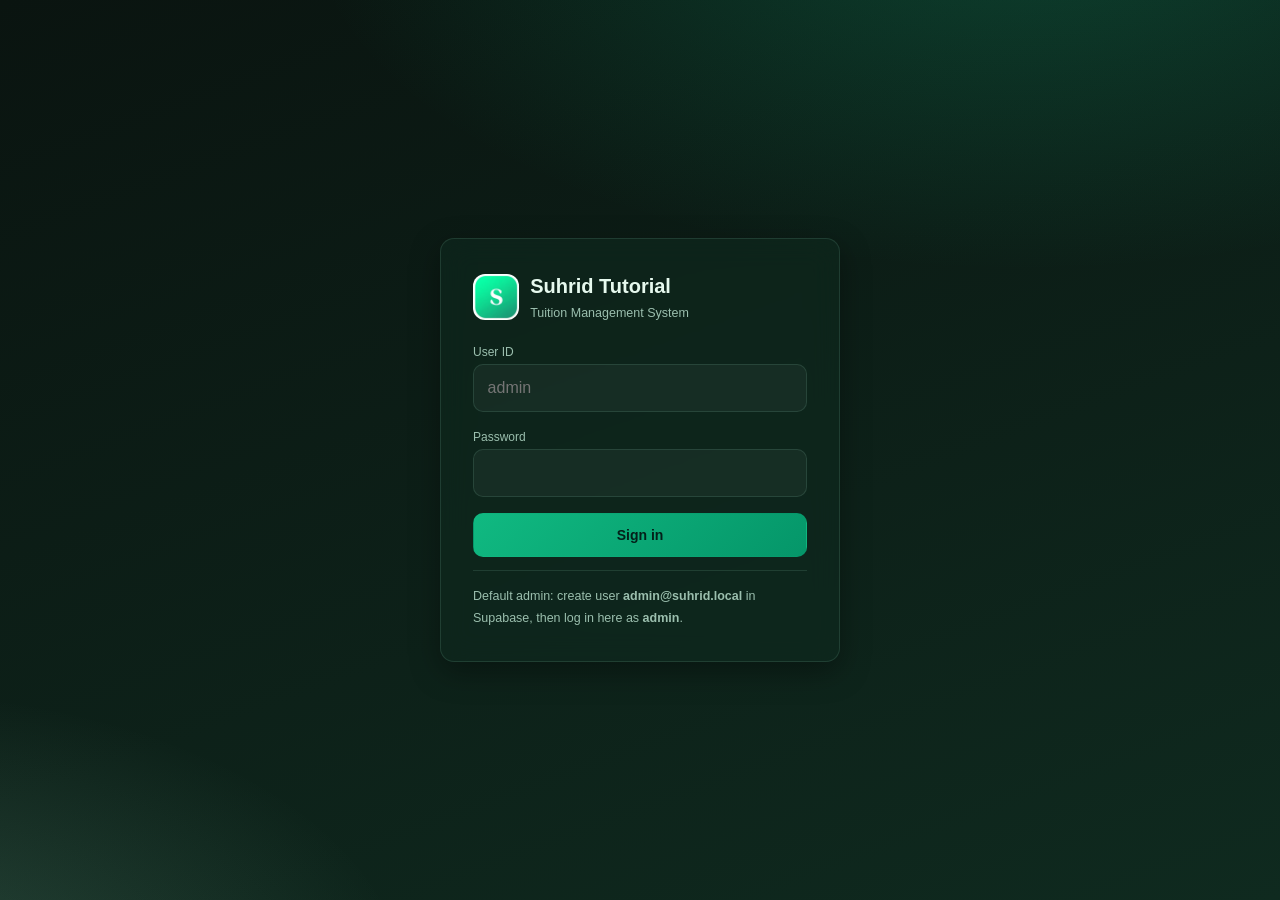
<file: index.html>
<!doctype html><html lang="en"><head>
<meta charset="utf-8"><meta name="viewport" content="width=device-width,initial-scale=1">
<title>Login · Suhrid Tutorial</title>
<link rel="icon" href="icons/favicon.png">
<link rel="manifest" href="manifest.json">
<meta name="theme-color" content="#10b981">
<link rel="stylesheet" href="css/styles.css">
<script src="js/config.js"></script>
<script src="js/common.js"></script>
</head><body>
<div class="login-wrap">
  <form id="loginForm" class="card login-card">
    <div class="logo">
      <img src="icons/icon-192.png" alt="">
      <div><h1>Suhrid Tutorial</h1><small>Tuition Management System</small></div>
    </div>
    <label>User ID</label>
    <input id="uid" class="input" required autocomplete="username" placeholder="admin">
    <div style="height:.6rem"></div>
    <label>Password</label>
    <input id="pwd" class="input" type="password" required autocomplete="current-password">
    <div style="height:1rem"></div>
    <button class="btn primary" style="width:100%;justify-content:center">Sign in</button>
    <hr class="hr">
    <small class="muted">Default admin: create user <b>admin@suhrid.local</b> in Supabase, then log in here as <b>admin</b>.</small>
  </form>
</div>
<script type="module">
import { sb } from "./js/supabase.js";
const f = document.getElementById("loginForm");
const { data:{ session } } = await sb.auth.getSession();
if (session) location.replace("app.html");
f.addEventListener("submit", async e=>{
  e.preventDefault();
  const uid = document.getElementById("uid").value.trim();
  const pwd = document.getElementById("pwd").value;
  const email = uid.includes("@") ? uid : `${uid}@${window.AUTH_DOMAIN}`;
  const { error } = await sb.auth.signInWithPassword({ email, password: pwd });
  if (error){ toast(error.message, "err"); return; }
  location.replace("app.html");
});
</script>
</body></html>
</file>
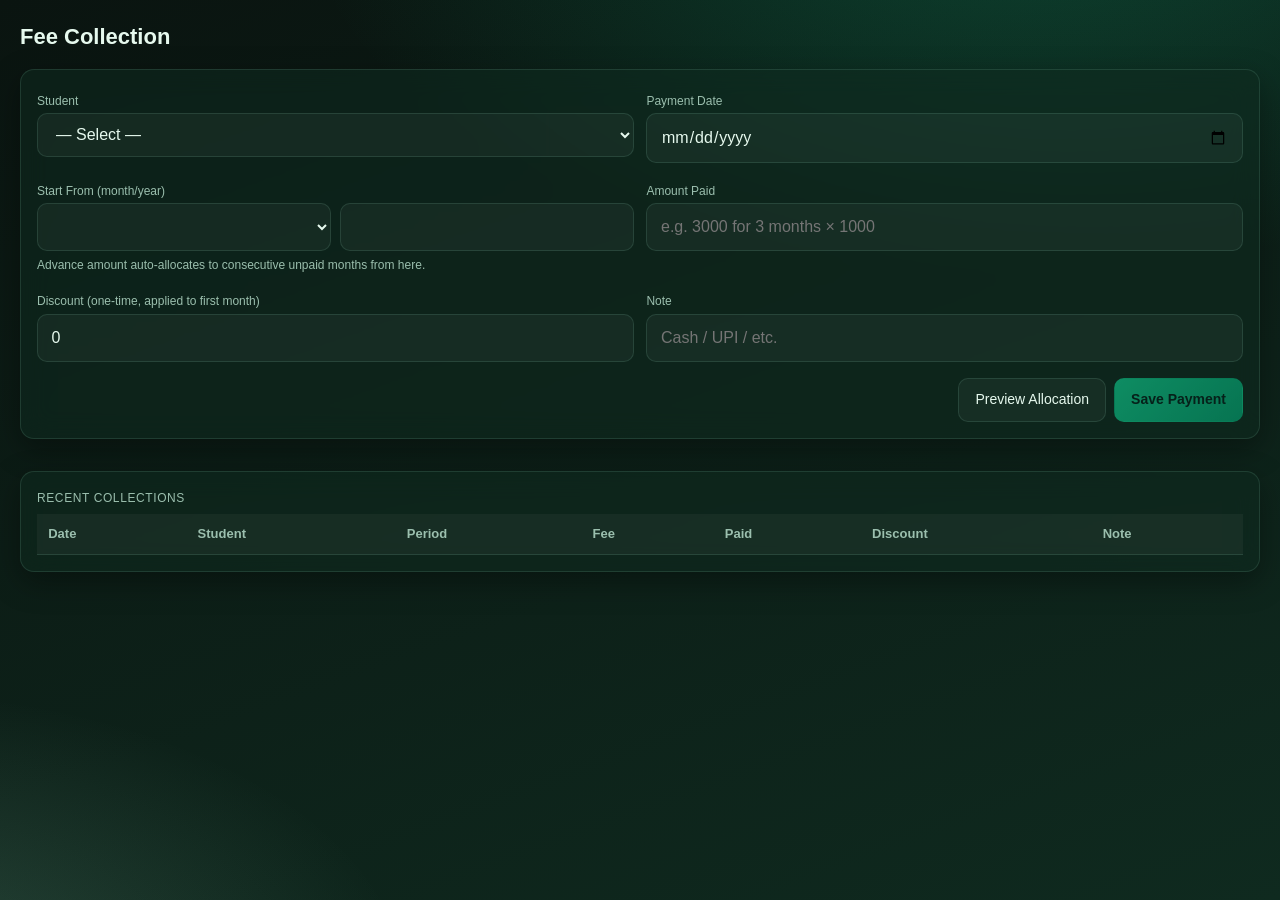
<file: pages/fee_collection.html>
<!doctype html><html lang="en"><head><meta charset="utf-8"><meta name="viewport" content="width=device-width,initial-scale=1"><link rel="stylesheet" href="../css/styles.css"><script src="../js/config.js"></script><script src="../js/common.js"></script></head><body>
<div class="page">
  <h1 class="h1">Fee Collection</h1>
  <div class="card">
    <div class="grid cols-2">
      <div>
        <label>Student</label>
        <select id="stu" class="input"><option value="">— Select —</option></select>
        <div class="muted" id="stuInfo" style="margin-top:.4rem;font-size:12px"></div>
      </div>
      <div>
        <label>Payment Date</label>
        <input id="payDate" class="input" type="date">
      </div>
      <div>
        <label>Start From (month/year)</label>
        <div class="row">
          <select id="m" class="input"></select>
          <input id="y" class="input" type="number" min="2000" max="2100">
        </div>
        <div class="muted" style="font-size:12px;margin-top:.3rem">Advance amount auto-allocates to consecutive unpaid months from here.</div>
      </div>
      <div>
        <label>Amount Paid</label>
        <input id="amt" class="input" type="number" min="0" step="0.01" placeholder="e.g. 3000 for 3 months × 1000">
      </div>
      <div>
        <label>Discount (one-time, applied to first month)</label>
        <input id="disc" class="input" type="number" min="0" step="0.01" value="0">
      </div>
      <div>
        <label>Note</label>
        <input id="note" class="input" placeholder="Cash / UPI / etc.">
      </div>
    </div>
    <div class="right" style="margin-top:1rem">
      <button class="btn" id="preview">Preview Allocation</button>
      <button class="btn primary" id="save" disabled>Save Payment</button>
    </div>
  </div>

  <div style="height:1rem"></div>
  <div class="card" id="allocCard" style="display:none">
    <h3>Allocation Preview</h3>
    <table class="table" id="allocTbl">
      <thead><tr><th>Period</th><th>Monthly Fee</th><th>Allocated</th></tr></thead>
      <tbody></tbody>
    </table>
    <div class="muted" id="leftover" style="margin-top:.6rem"></div>
  </div>

  <div style="height:1rem"></div>
  <div class="card">
    <h3>Recent Collections</h3>
    <div style="overflow:auto"><table class="table" id="recent">
      <thead><tr><th>Date</th><th>Student</th><th>Period</th><th>Fee</th><th>Paid</th><th>Discount</th><th>Note</th></tr></thead>
      <tbody></tbody>
    </table></div>
  </div>
</div>

<script type="module">
import { sb } from "../js/supabase.js";
import { allocateAdvance } from "../js/fees-lib.js";

document.getElementById("m").innerHTML = Array.from({length:12},(_,i)=>`<option value="${i+1}">${monthName(i+1)}</option>`).join("");
const ymNow = thisYM();
document.getElementById("m").value = ymNow.m;
document.getElementById("y").value = ymNow.y;
document.getElementById("payDate").value = todayISO();

const { data: students } = await sb.from("students").select("*").order("name");
document.getElementById("stu").innerHTML += students.map(s=>`<option value="${s.student_id}">${s.student_code} — ${s.name} (${s.class})</option>`).join("");

let plan = null, currentStudent = null;

document.getElementById("stu").onchange = e=>{
  currentStudent = students.find(s=>s.student_id===e.target.value) || null;
  document.getElementById("stuInfo").textContent = currentStudent ? `Current monthly fee: ${fmtINR(currentStudent.monthly_fee)} · Admitted: ${currentStudent.admission_date} · Status: ${currentStudent.status}` : "";
  plan = null; document.getElementById("allocCard").style.display="none"; document.getElementById("save").disabled = true;
};

document.getElementById("preview").onclick = async ()=>{
  if(!currentStudent) return toast("Pick a student","err");
  const amt = Number(document.getElementById("amt").value||0);
  if(amt<=0) return toast("Enter amount","err");
  const startY = parseInt(document.getElementById("y").value);
  const startM = parseInt(document.getElementById("m").value);
  const disc = Number(document.getElementById("disc").value||0);
  // Reduce required for first month by discount
  const { allocations, leftover } = await allocateAdvance(currentStudent, amt + disc, startY, startM);
  if (allocations.length && disc>0){
    // mark discount on first allocated month
    allocations[0].discount = Math.min(disc, allocations[0].fee);
    allocations[0].amount = Math.max(allocations[0].amount - allocations[0].discount, 0);
  }
  plan = allocations;
  const tb = document.querySelector("#allocTbl tbody");
  tb.innerHTML = allocations.map(a=>`<tr><td>${monthName(a.month)} ${a.year}</td><td>${fmtINR(a.fee)}</td><td>${fmtINR(a.amount)}${a.discount?` <span class="badge warn">−${fmtINR(a.discount)} disc</span>`:""}</td></tr>`).join("");
  document.getElementById("leftover").textContent = leftover>0 ? `Unallocated remainder: ${fmtINR(leftover)} (not saved — increase periods or reduce amount)` : "All allocated.";
  document.getElementById("allocCard").style.display="block";
  document.getElementById("save").disabled = allocations.length===0;
};

document.getElementById("save").onclick = async ()=>{
  if(!plan || !plan.length) return;
  const note = document.getElementById("note").value;
  const date = document.getElementById("payDate").value || todayISO();
  const rows = plan.map(a=>({
    student_id: currentStudent.student_id,
    fee_month: a.month, fee_year: a.year,
    monthly_fee_snapshot: a.fee,
    amount_paid: a.amount,
    discount: a.discount || 0,
    collection_date: date,
    payment_note: note
  }));
  const { error } = await sb.from("fee_collections").insert(rows);
  if(error) return toast(error.message,"err");
  toast(`Saved ${rows.length} month(s)`,"ok");
  document.getElementById("amt").value=""; document.getElementById("disc").value="0";
  document.getElementById("note").value=""; document.getElementById("allocCard").style.display="none";
  document.getElementById("save").disabled=true; loadRecent();
};

async function loadRecent(){
  const { data } = await sb.from("fee_collections").select("*").order("created_at",{ascending:false}).limit(30);
  const nameOf = id => (students.find(s=>s.student_id===id)||{}).name || "—";
  document.querySelector("#recent tbody").innerHTML = (data||[]).map(p=>`<tr>
    <td>${p.collection_date}</td><td>${nameOf(p.student_id)}</td>
    <td>${monthName(p.fee_month)} ${p.fee_year}</td>
    <td>${fmtINR(p.monthly_fee_snapshot)}</td><td>${fmtINR(p.amount_paid)}</td>
    <td>${fmtINR(p.discount)}</td><td>${p.payment_note||""}</td></tr>`).join("") || `<tr><td colspan=7 class=muted style="text-align:center;padding:1rem">No payments yet</td></tr>`;
}
loadRecent();
</script>
</body></html>
</file>
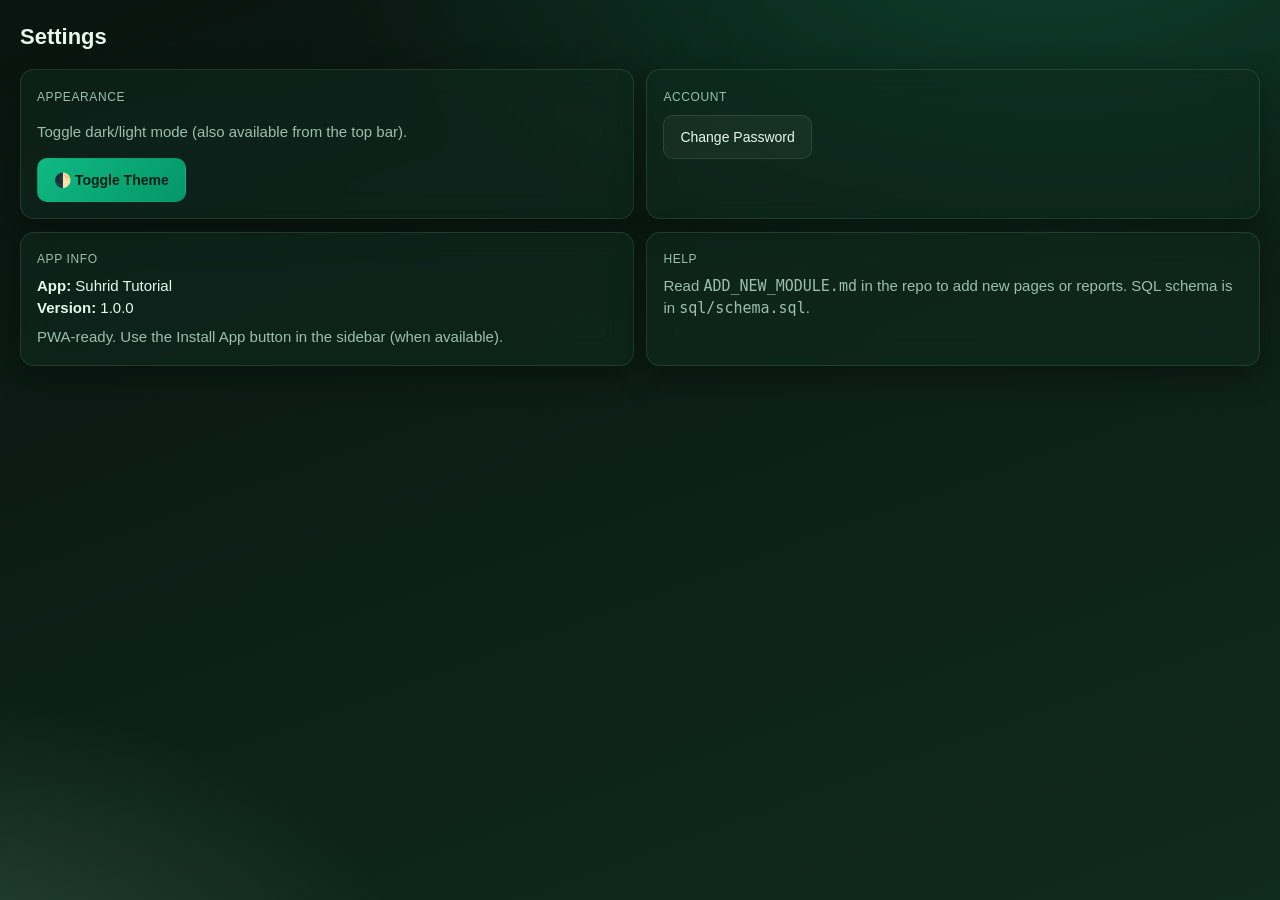
<file: pages/settings.html>
<!doctype html><html lang="en"><head><meta charset="utf-8"><meta name="viewport" content="width=device-width,initial-scale=1"><link rel="stylesheet" href="../css/styles.css"><script src="../js/config.js"></script><script src="../js/common.js"></script></head><body>
<div class="page">
  <h1 class="h1">Settings</h1>
  <div class="grid cols-2">
    <div class="card">
      <h3>Appearance</h3>
      <p class="muted">Toggle dark/light mode (also available from the top bar).</p>
      <button class="btn primary" onclick="parent.toggleTheme(); toggleTheme();">🌓 Toggle Theme</button>
    </div>
    <div class="card">
      <h3>Account</h3>
      <div id="info" class="muted"></div>
      <div style="margin-top:.6rem"><button class="btn" id="chg">Change Password</button></div>
    </div>
    <div class="card">
      <h3>App Info</h3>
      <div><b>App:</b> Suhrid Tutorial</div>
      <div><b>Version:</b> 1.0.0</div>
      <div class="muted" style="margin-top:.4rem">PWA-ready. Use the Install App button in the sidebar (when available).</div>
    </div>
    <div class="card">
      <h3>Help</h3>
      <div class="muted">Read <code>ADD_NEW_MODULE.md</code> in the repo to add new pages or reports. SQL schema is in <code>sql/schema.sql</code>.</div>
    </div>
  </div>
</div>
<script type="module">
import { sb } from "../js/supabase.js";
const { data:{ user } } = await sb.auth.getUser();
document.getElementById("info").innerHTML = user ? `Signed in as <b>${user.email.split("@")[0]}</b>` : "Not signed in";
document.getElementById("chg").onclick = async ()=>{
  const p = prompt("New password (min 6 chars):"); if(!p) return;
  const { error } = await sb.auth.updateUser({ password: p });
  if(error) toast(error.message,"err"); else toast("Password changed","ok");
};
</script>
</body></html>
</file>
<file: css/styles.css>
/* Suhrid Tutorial — Emerald Academic (mobile-first) */
:root{
  --bg:#0a1410; --bg2:#0f2a1f; --panel:rgba(255,255,255,.04);
  --panel-br:rgba(167,243,208,.12); --text:#e6f9ee; --muted:#9bbfae;
  --primary:#10b981; --primary-2:#a7f3d0; --danger:#ef4444; --warn:#f59e0b;
  --card-bg:rgba(15,42,31,.55); --shadow:0 10px 30px rgba(0,0,0,.35);
  --radius:14px; --sidebar-w:260px; --topbar-h:56px;
}
:root.light{
  --bg:#f3faf6; --bg2:#e6f4ec; --panel:rgba(15,42,31,.04);
  --panel-br:rgba(15,42,31,.10); --text:#0a1410; --muted:#476a5a;
  --card-bg:rgba(255,255,255,.7); --shadow:0 10px 24px rgba(15,42,31,.08);
}
*{box-sizing:border-box;-webkit-tap-highlight-color:transparent}
html,body{margin:0;padding:0;width:100%;overflow-x:hidden}
html{height:100%;height:-webkit-fill-available}
body{
  font:15px/1.5 -apple-system,BlinkMacSystemFont,"Segoe UI",Roboto,sans-serif;
  color:var(--text);
  background:
    radial-gradient(1200px 600px at 80% -10%,rgba(16,185,129,.25),transparent 60%),
    radial-gradient(900px 500px at -10% 110%,rgba(167,243,208,.18),transparent 60%),
    linear-gradient(160deg,var(--bg),var(--bg2));
  background-attachment:fixed;
  min-height:100vh;min-height:100dvh;min-height:-webkit-fill-available;
  transition:background .3s,color .3s;
  padding:env(safe-area-inset-top) env(safe-area-inset-right) env(safe-area-inset-bottom) env(safe-area-inset-left);
}
a{color:var(--primary-2);text-decoration:none}
button,input,select,textarea{font:inherit;color:inherit;font-size:16px} /* 16px prevents iOS zoom */
img{max-width:100%;height:auto;display:block}

.btn{
  display:inline-flex;align-items:center;justify-content:center;gap:.5rem;
  border:1px solid var(--panel-br);background:var(--panel);color:var(--text);
  padding:.65rem 1rem;border-radius:10px;cursor:pointer;min-height:44px;
  transition:transform .15s,background .2s,border-color .2s;font-size:14px;
}
.btn:active{transform:scale(.97)}
.btn:hover{border-color:var(--primary)}
.btn.primary{background:linear-gradient(135deg,var(--primary),#059669);border-color:transparent;color:#04201a;font-weight:600}
.btn.danger{background:rgba(239,68,68,.12);border-color:rgba(239,68,68,.3);color:#fecaca}
.btn.ghost{background:transparent}
.btn.block{width:100%}
.input,select,textarea{
  width:100%;padding:.7rem .85rem;background:var(--panel);border:1px solid var(--panel-br);
  border-radius:10px;outline:none;transition:border-color .2s;min-height:44px;
}
.input:focus,select:focus,textarea:focus{border-color:var(--primary)}
label{display:block;margin:.35rem 0 .2rem;color:var(--muted);font-size:12px}

/* ---------- Layout: mobile-first ---------- */
.app{
  display:grid;
  grid-template-columns:1fr;
  grid-template-rows:var(--topbar-h) 1fr;
  grid-template-areas:"top" "main";
  min-height:100vh;min-height:100dvh;
  width:100%;
}
.topbar{
  grid-area:top;display:flex;align-items:center;gap:.6rem;
  padding:0 .8rem;border-bottom:1px solid var(--panel-br);
  background:var(--card-bg);backdrop-filter:blur(14px);
  position:sticky;top:0;z-index:20;
}
.topbar .title{font-weight:700;letter-spacing:.3px;font-size:15px}
.topbar .spacer{flex:1}
.hamburger{
  display:inline-flex;align-items:center;justify-content:center;
  width:42px;height:42px;border-radius:10px;border:1px solid var(--panel-br);
  background:var(--panel);cursor:pointer;
}
.sidebar{
  grid-area:side;
  position:fixed;inset:0 auto 0 0;width:var(--sidebar-w);max-width:85vw;
  z-index:40;background:var(--bg2);border-right:1px solid var(--panel-br);
  padding:1rem;display:flex;flex-direction:column;gap:.25rem;
  transform:translateX(-100%);transition:transform .25s ease;
  overflow-y:auto;
  padding-top:calc(1rem + env(safe-area-inset-top));
}
.sidebar.open{transform:translateX(0)}
.sidebar .brand{display:flex;align-items:center;gap:.6rem;padding:.2rem .2rem 1rem;border-bottom:1px solid var(--panel-br);margin-bottom:.6rem}
.sidebar .brand img{width:36px;height:36px;border-radius:10px}
.sidebar .brand b{font-size:15px}
.sidebar .brand small{display:block;color:var(--muted);font-size:11px}
.navitem{display:flex;align-items:center;gap:.7rem;padding:.7rem .8rem;border-radius:10px;color:var(--text);cursor:pointer;min-height:44px}
.navitem:active{background:var(--panel)}
.navitem.active{background:linear-gradient(135deg,rgba(16,185,129,.2),rgba(167,243,208,.08));border:1px solid var(--panel-br)}
.navitem .ic{width:18px;display:inline-block;text-align:center}

/* backdrop for sidebar on mobile */
.backdrop{position:fixed;inset:0;background:rgba(0,0,0,.5);z-index:35;display:none}
.backdrop.open{display:block}

.main{grid-area:main;overflow:auto;-webkit-overflow-scrolling:touch;width:100%}
.main iframe{display:block;width:100%;min-height:calc(100vh - var(--topbar-h));min-height:calc(100dvh - var(--topbar-h));border:0;background:transparent}

/* Desktop layout */
@media (min-width:881px){
  :root{--topbar-h:60px}
  .app{
    grid-template-columns:var(--sidebar-w) 1fr;
    grid-template-areas:"side top" "side main";
  }
  .sidebar{
    position:sticky;top:0;height:100vh;height:100dvh;transform:none;
    background:var(--card-bg);backdrop-filter:blur(14px);
    grid-area:side;inset:auto;max-width:none;
  }
  .hamburger{display:none}
  .backdrop{display:none!important}
  .main{overflow:hidden;height:calc(100vh - var(--topbar-h));height:calc(100dvh - var(--topbar-h))}
  .main iframe{height:100%;min-height:0}
}

/* ---------- Pages / cards ---------- */
.page{padding:1rem;max-width:1300px;margin:0 auto}
@media(min-width:700px){.page{padding:1.25rem}}
.h1{font-size:20px;margin:0 0 1rem}
@media(min-width:700px){.h1{font-size:22px}}

.grid{display:grid;gap:.8rem}
.cols-4,.cols-3,.cols-2{grid-template-columns:1fr}
@media(min-width:600px){.cols-2{grid-template-columns:repeat(2,1fr)}.cols-4{grid-template-columns:repeat(2,1fr)}}
@media(min-width:900px){.cols-3{grid-template-columns:repeat(3,1fr)}.cols-4{grid-template-columns:repeat(4,1fr)}}

.card{background:var(--card-bg);border:1px solid var(--panel-br);border-radius:var(--radius);
  padding:1rem;box-shadow:var(--shadow);backdrop-filter:blur(14px)}
.card h3{margin:.1rem 0 .4rem;font-size:12px;color:var(--muted);font-weight:500;text-transform:uppercase;letter-spacing:.6px}
.card .v{font-size:22px;font-weight:700}
.card .sub{font-size:12px;color:var(--muted);margin-top:.25rem}

/* tables — horizontal scroll wrap recommended */
.table-wrap{overflow-x:auto;-webkit-overflow-scrolling:touch;border-radius:12px}
.table{width:100%;min-width:560px;border-collapse:separate;border-spacing:0}
.table th,.table td{padding:.65rem .7rem;text-align:left;border-bottom:1px solid var(--panel-br);font-size:13px;white-space:nowrap}
.table th{color:var(--muted);font-weight:600;background:var(--panel);position:sticky;top:0}
.table tr:active td{background:var(--panel)}

.badge{display:inline-block;padding:.15rem .55rem;border-radius:999px;font-size:11px;border:1px solid var(--panel-br)}
.badge.ok{background:rgba(16,185,129,.15);color:var(--primary-2);border-color:rgba(16,185,129,.3)}
.badge.warn{background:rgba(245,158,11,.15);color:#fde68a;border-color:rgba(245,158,11,.3)}
.badge.bad{background:rgba(239,68,68,.15);color:#fecaca;border-color:rgba(239,68,68,.3)}

.toolbar{display:flex;gap:.5rem;flex-wrap:wrap;margin-bottom:1rem;align-items:center}
.toolbar .grow{flex:1 1 100%;min-width:0}
@media(min-width:600px){.toolbar .grow{flex:1;min-width:160px}}

/* modal */
.modal-back{position:fixed;inset:0;background:rgba(0,0,0,.55);display:none;align-items:flex-end;justify-content:center;z-index:50;padding:0}
.modal-back.open{display:flex}
.modal{background:var(--bg2);border:1px solid var(--panel-br);border-radius:18px 18px 0 0;padding:1.2rem;max-width:560px;width:100%;box-shadow:var(--shadow);max-height:92vh;overflow-y:auto;padding-bottom:calc(1.2rem + env(safe-area-inset-bottom))}
@media(min-width:600px){
  .modal-back{align-items:center;padding:1rem}
  .modal{border-radius:var(--radius)}
}
.modal h2{margin:.1rem 0 1rem;font-size:18px}

/* toast */
.toast-wrap{position:fixed;left:1rem;right:1rem;bottom:1rem;display:flex;flex-direction:column;gap:.5rem;z-index:100;align-items:center;pointer-events:none}
@media(min-width:600px){.toast-wrap{left:auto;align-items:flex-end}}
.toast{background:var(--bg2);border:1px solid var(--panel-br);padding:.75rem 1rem;border-radius:10px;box-shadow:var(--shadow);animation:slidein .25s ease;max-width:420px;pointer-events:auto}
.toast.ok{border-color:rgba(16,185,129,.4)}
.toast.err{border-color:rgba(239,68,68,.4)}
@keyframes slidein{from{transform:translateY(10px);opacity:0}to{transform:none;opacity:1}}

/* login */
.login-wrap{min-height:100vh;min-height:100dvh;display:grid;place-items:center;padding:1rem}
.login-card{width:100%;max-width:400px;padding:1.5rem}
@media(min-width:600px){.login-card{padding:2rem}}
.login-card .logo{display:flex;align-items:center;gap:.7rem;margin-bottom:1.2rem}
.login-card .logo img{width:46px;height:46px;border-radius:12px}
.login-card h1{margin:0;font-size:20px}
.login-card small{color:var(--muted)}

.row{display:flex;gap:.6rem;flex-wrap:wrap}
.row > *{flex:1 1 140px}
.hr{height:1px;background:var(--panel-br);margin:.8rem 0;border:0}
.muted{color:var(--muted)}
.right{display:flex;justify-content:flex-end;gap:.5rem;flex-wrap:wrap}
.pill{display:inline-block;padding:.15rem .5rem;border-radius:6px;background:var(--panel);font-size:11px;color:var(--muted)}

/* ---------- Spinner ---------- */
.spinner{
  display:inline-block;width:18px;height:18px;border-radius:50%;
  border:2px solid rgba(167,243,208,.25);border-top-color:var(--primary-2);
  animation:spin .7s linear infinite;vertical-align:middle;
}
.spinner.lg{width:42px;height:42px;border-width:3px}
.btn .spinner{margin-right:.4rem}
.btn[disabled],.btn.loading{opacity:.7;pointer-events:none}
@keyframes spin{to{transform:rotate(360deg)}}

/* Full-screen loader overlay */
.loader-overlay{
  position:fixed;inset:0;display:none;align-items:center;justify-content:center;
  flex-direction:column;gap:.8rem;background:rgba(10,20,16,.65);
  backdrop-filter:blur(6px);z-index:200;color:var(--text);
}
.loader-overlay.open{display:flex}
.loader-overlay .label{font-size:13px;color:var(--muted)}

/* Inline loading row inside lists/tables */
.loading-row{display:flex;align-items:center;justify-content:center;gap:.6rem;padding:2rem;color:var(--muted)}
</file>
